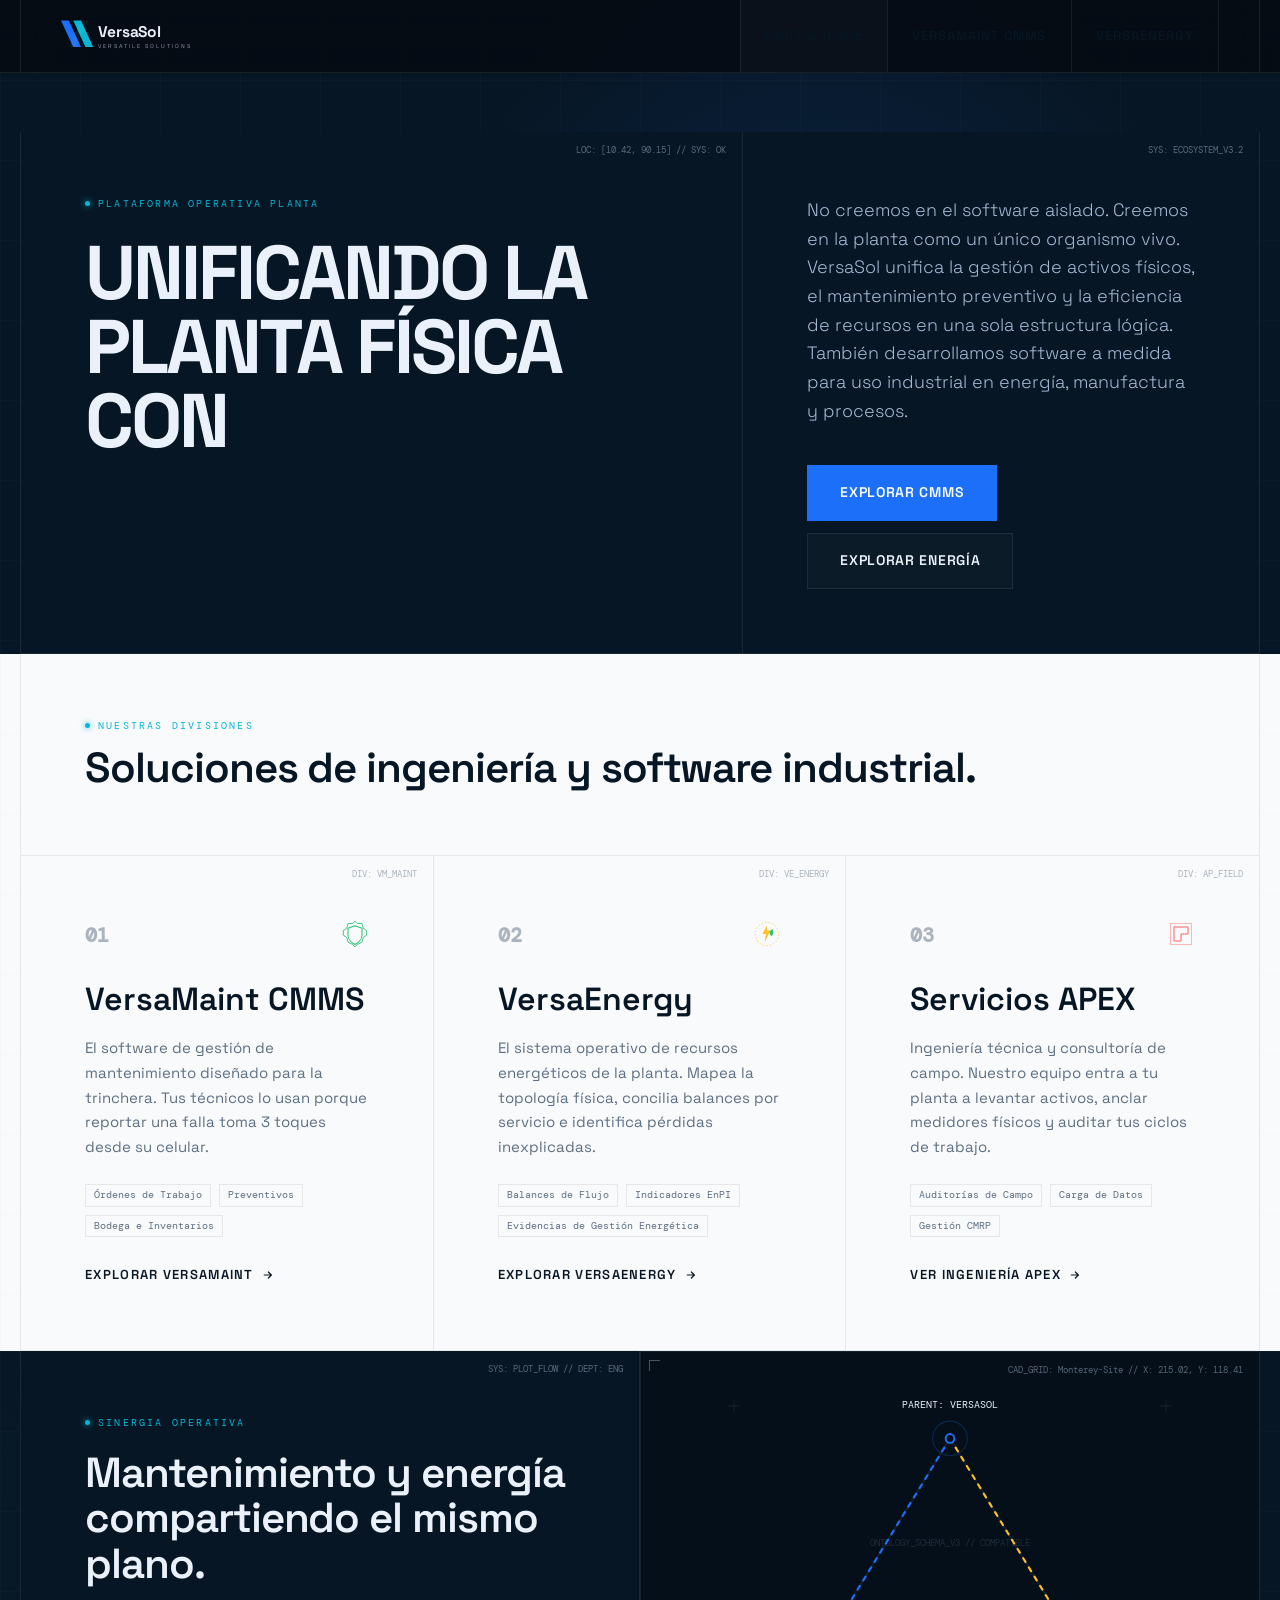
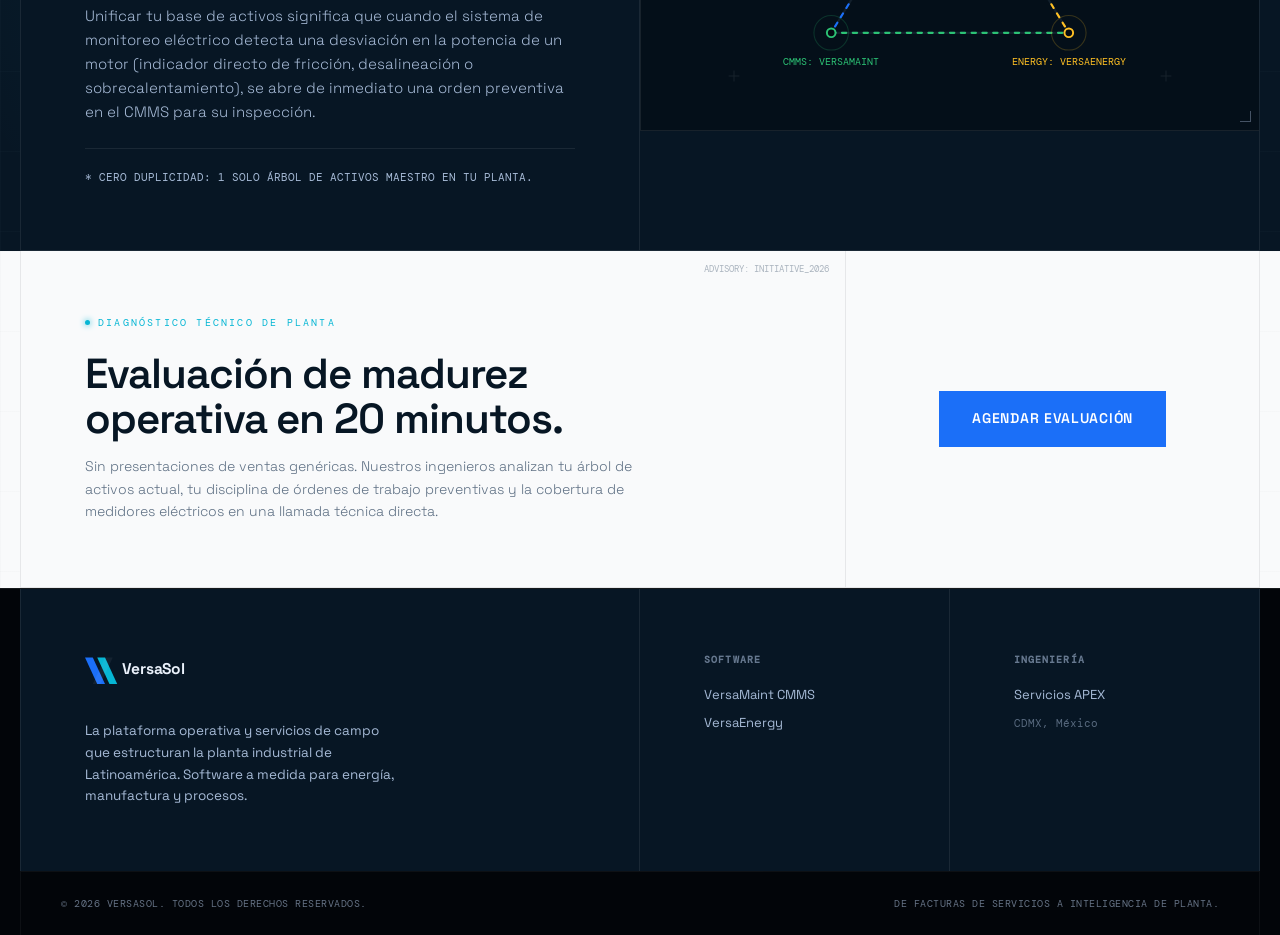
<file: index.html>
<!DOCTYPE html>
<html lang="es">
  <head>
    <meta charset="UTF-8" />
    <meta name="viewport" content="width=device-width, initial-scale=1.0" />
    <title>VersaSol | Ingeniería, CMMS y Eficiencia Energética Industrial</title>
    <meta
      name="description"
      content="Ecosistema de ingeniería y software para la planta industrial. Centralización de activos con VersaMaint CMMS, optimización energética con VersaEnergy y servicios de campo APEX."
    />
    <link rel="preconnect" href="https://fonts.googleapis.com" />
    <link rel="preconnect" href="https://fonts.gstatic.com" crossorigin />
    <link
      href="https://fonts.googleapis.com/css2?family=Space+Grotesk:wght@300;400;500;600;700&family=DM+Mono:ital,wght@0,300;0,400;0,500;1,400&display=swap"
      rel="stylesheet"
    />
    <link rel="stylesheet" href="sol.css" />
    <style>
      /* Blueprint CAD line animations */
      @keyframes flowdash {
        to { stroke-dashoffset: -40; }
      }
      .synergy-flow-line {
        stroke-dasharray: 4 6;
        animation: flowdash 1.4s linear infinite;
      }
      @keyframes pulseGlow {
        0%, 100% { opacity: 0.25; }
        50% { opacity: 0.65; }
      }
      .diag-glow {
        animation: pulseGlow 2.5s ease-in-out infinite;
      }
    </style>
  </head>
  <body>
    <!-- ==================== HEADER (FORCED DARK STYLE FOR THE TOP BAR) ==================== -->
    <header class="corp-header">
      <div class="wrap corp-header__inner">
        <a href="index.html" aria-label="VersaSol Inicio" style="display: flex; align-items: center; text-decoration: none;">
          <svg width="150" height="40" viewBox="0 0 270 72" fill="none" xmlns="http://www.w3.org/2000/svg">
            <polygon points="0,8 14,8 36,56 22,56" fill="#1B6FF8" />
            <polygon points="22,8 36,8 58,56 44,56" fill="#06B6D4" />
            <polygon points="36,8 50,8 28,56 14,56" fill="#EAF1FB" opacity="0.06" />
            <text x="66" y="38" font-family="'Space Grotesk', sans-serif" font-weight="700" font-size="28" fill="#EAF1FB" letter-spacing="-0.5">VersaSol</text>
            <text x="67" y="58" font-family="'Space Grotesk', sans-serif" font-weight="300" font-size="10" fill="#B0BFD0" letter-spacing="3.6">VERSATILE SOLUTIONS</text>
          </svg>
        </a>
        <nav class="corp-nav" aria-label="Navegación principal">
          <a href="index.html" class="active">Portal Home</a>
          <a href="https://versamaint.com">VersaMaint CMMS</a>
          <a href="#">VersaEnergy</a>
        </nav>
      </div>
    </header>

    <!-- ==================== HERO SECTION (DARK / PREMIUM) ==================== -->
    <section class="section-dark" style="padding-top: 132px; position: relative;">
      <div class="blueprint-grid"></div>
      <div class="glow-bg"></div>
      
      <div class="wrap">
        <div class="grid-container">
          <div class="grid-row">
            <!-- Left: Hero Heading -->
            <div class="grid-col" style="--span: 7;">
              <span class="cad-coords">LOC: [10.42, 90.15] // SYS: OK</span>
              <div class="label-mono" style="margin-bottom: 24px;">Plataforma Operativa Planta</div>
              <h1 class="headline-huge">
                Unificando la planta física con <span class="grad-text">inteligencia.</span>
              </h1>
            </div>
            <!-- Right: Manifesto and CTAs -->
            <div class="grid-col" style="--span: 5; display: flex; flex-direction: column; justify-content: space-between;">
              <span class="cad-coords">SYS: ECOSYSTEM_V3.2</span>
              <p class="manifesto-text">
                No creemos en el software aislado. Creemos en la planta como un único organismo vivo. VersaSol unifica la gestión de activos físicos, el mantenimiento preventivo y la eficiencia de recursos en una sola estructura lógica. También desarrollamos software a medida para uso industrial en energía, manufactura y procesos.
              </p>
              <div style="margin-top: 40px; display: flex; gap: 12px; flex-wrap: wrap;">
                <a class="btn-corp btn-corp--primary" href="https://versamaint.com">Explorar CMMS</a>
                <a class="btn-corp" href="#">Explorar Energía</a>
              </div>
            </div>
          </div>
        </div>
      </div>
    </section>

    <!-- ==================== DIVISIONS SECTION (LIGHT / CLEAN) ==================== -->
    <section class="section-light" style="position: relative;">
      <div class="blueprint-grid"></div>
      
      <div class="wrap">
        <div class="grid-container">
          <!-- Header row -->
          <div class="grid-row">
            <div class="grid-col" style="--span: 12;">
              <div class="label-mono">Nuestras Divisiones</div>
              <h2 class="title-section" style="margin-top: 12px;">Soluciones de ingeniería y software industrial.</h2>
            </div>
          </div>
          
          <!-- Divisions split -->
          <div class="grid-row">
            <!-- Division 1: VersaMaint -->
            <div class="grid-col division-item" style="--span: 4;">
              <span class="cad-coords">DIV: VM_MAINT</span>
              <div class="division-header">
                <span class="division-num">01</span>
                <!-- SVG Icon Gear -->
                <svg width="28" height="28" viewBox="0 0 48 48" fill="none">
                  <path d="M24 2 L28 6 L36 6 L38 14 L44 18 L44 26 L38 30 L36 38 L28 42 L24 46 L20 42 L12 38 L10 30 L4 26 L4 18 L10 14 L12 6 L20 6 Z" stroke="#2CC275" stroke-width="1.5" fill="none" stroke-linejoin="round" />
                  <path d="M24 10 L36 14 L36 26 C36 34 28 40 24 42 C20 40 12 34 12 26 L12 14 Z" stroke="#2CC275" stroke-width="1.8" stroke-linejoin="round" />
                </svg>
              </div>
              <div>
                <h3 class="division-title">VersaMaint CMMS</h3>
                <p class="division-desc">
                  El software de gestión de mantenimiento diseñado para la trinchera. Tus técnicos lo usan porque reportar una falla toma 3 toques desde su celular.
                </p>
                <div class="division-tag-wrap">
                  <span class="div-tag">Órdenes de Trabajo</span>
                  <span class="div-tag">Preventivos</span>
                  <span class="div-tag">Bodega e Inventarios</span>
                </div>
              </div>
              <a href="https://versamaint.com" class="division-link">
                Explorar VersaMaint
                <svg width="12" height="12" viewBox="0 0 16 16" fill="none"><path d="M3 8h9M8.5 4l4 4-4 4" stroke="currentColor" stroke-width="1.6" stroke-linecap="round" stroke-linejoin="round"/></svg>
              </a>
            </div>

            <!-- Division 2: VersaEnergy -->
            <div class="grid-col division-item" style="--span: 4;">
              <span class="cad-coords">DIV: VE_ENERGY</span>
              <div class="division-header">
                <span class="division-num">02</span>
                <!-- SVG Icon Bolt Leaf -->
                <svg width="28" height="28" viewBox="0 0 48 48" fill="none">
                  <circle cx="24" cy="24" r="20" stroke="#FFC024" stroke-width="1" stroke-dasharray="3 3" />
                  <polygon points="24,10 16,24 22,24 20,38 30,18 24,18" fill="#FFC024" />
                  <path d="M 32 28 C 36 24, 34 16, 34 16 C 28 18, 26 24, 32 28 Z" fill="#2CC275" />
                </svg>
              </div>
              <div>
                <h3 class="division-title">VersaEnergy</h3>
                <p class="division-desc">
                  El sistema operativo de recursos energéticos de la planta. Mapea la topología física, concilia balances por servicio e identifica pérdidas inexplicadas.
                </p>
                <div class="division-tag-wrap">
                  <span class="div-tag">Balances de Flujo</span>
                  <span class="div-tag">Indicadores EnPI</span>
                  <span class="div-tag">Evidencias de Gestión Energética</span>
                </div>
              </div>
              <a href="#" class="division-link">
                Explorar VersaEnergy
                <svg width="12" height="12" viewBox="0 0 16 16" fill="none"><path d="M3 8h9M8.5 4l4 4-4 4" stroke="currentColor" stroke-width="1.6" stroke-linecap="round" stroke-linejoin="round"/></svg>
              </a>
            </div>

            <!-- Division 3: APEX Services -->
            <div class="grid-col division-item" style="--span: 4;">
              <span class="cad-coords">DIV: AP_FIELD</span>
              <div class="division-header">
                <span class="division-num">03</span>
                <!-- SVG Icon Compass/Blueprint -->
                <svg width="28" height="28" viewBox="0 0 48 48" fill="none">
                  <path d="M 6 6 L 42 6 L 42 42 L 6 42 Z" stroke="#FF5A5A" stroke-width="1.2" opacity="0.6" />
                  <path d="M 12 12 L 36 12 L 36 24 L 24 24 L 24 36 L 12 36 Z" stroke="#FF5A5A" stroke-width="1.6" stroke-linejoin="round" />
                </svg>
              </div>
              <div>
                <h3 class="division-title">Servicios APEX</h3>
                <p class="division-desc">
                  Ingeniería técnica y consultoría de campo. Nuestro equipo entra a tu planta a levantar activos, anclar medidores físicos y auditar tus ciclos de trabajo.
                </p>
                <div class="division-tag-wrap">
                  <span class="div-tag">Auditorías de Campo</span>
                  <span class="div-tag">Carga de Datos</span>
                  <span class="div-tag">Gestión CMRP</span>
                </div>
              </div>
              <a href="https://versamaint.com#apex" class="division-link">
                Ver Ingeniería APEX
                <svg width="12" height="12" viewBox="0 0 16 16" fill="none"><path d="M3 8h9M8.5 4l4 4-4 4" stroke="currentColor" stroke-width="1.6" stroke-linecap="round" stroke-linejoin="round"/></svg>
              </a>
            </div>
          </div>
        </div>
      </div>
    </section>

    <!-- ==================== TECHNICAL SYNERGY SECTION (DARK / PREMIUM) ==================== -->
    <section class="section-dark" style="position: relative;">
      <div class="blueprint-grid"></div>
      <div class="glow-bg-2"></div>
      
      <div class="wrap">
        <div class="grid-container">
          <div class="grid-row">
            <!-- Left: CAD info -->
            <div class="grid-col" style="--span: 6; display: flex; flex-direction: column; justify-content: space-between;">
              <span class="cad-coords">SYS: PLOT_FLOW // DEPT: ENG</span>
              <div>
                <div class="label-mono" style="margin-bottom: 20px;">Sinergia Operativa</div>
                <h2 class="title-section">Mantenimiento y energía compartiendo el mismo plano.</h2>
                <p class="manifesto-text" style="font-size: 15px; margin-top: 18px;">
                  Unificar tu base de activos significa que cuando el sistema de monitoreo eléctrico detecta una desviación en la potencia de un motor (indicador directo de fricción, desalineación o sobrecalentamiento), se abre de inmediato una orden preventiva en el CMMS para su inspección.
                </p>
              </div>
              <div style="font-family: var(--mono); font-size: 11px; color: var(--text-sec); border-top: 1px solid var(--border-color); padding-top: 20px; margin-top: 24px;">
                * CERO DUPLICIDAD: 1 SOLO ÁRBOL DE ACTIVOS MAESTRO EN TU PLANTA.
              </div>
            </div>
            
            <!-- Right: Beautiful SVG Blueprint -->
            <div class="grid-col cad-box" style="--span: 6; padding: 0; display: flex; align-items: center; justify-content: center; overflow: hidden;">
              <span class="cad-coords">CAD_GRID: Monterey-Site // X: 215.02, Y: 118.41</span>
              
              <!-- CAD Single Line Animation SVG -->
              <svg width="100%" height="100%" viewBox="0 0 500 350" fill="none" style="position: absolute; inset: 0;">
                <!-- Grid helper points (Crosshairs '+') -->
                <path d="M 50 50 M 45 50 H 55 M 50 45 V 55" stroke="rgba(255,255,255,0.08)" stroke-width="1" />
                <path d="M 450 50 M 445 50 H 455 M 450 45 V 55" stroke="rgba(255,255,255,0.08)" stroke-width="1" />
                <path d="M 50 300 M 45 300 H 55 M 50 295 V 305" stroke="rgba(255,255,255,0.08)" stroke-width="1" />
                <path d="M 450 300 M 445 300 H 455 M 450 295 V 305" stroke="rgba(255,255,255,0.08)" stroke-width="1" />

                <!-- Single line bus schema -->
                <path d="M 250 80 L 140 260 H 360 L 250 80" stroke="rgba(180, 210, 255, 0.08)" stroke-width="2" />
                
                <!-- Animated flowing data dashes -->
                <path d="M 250 80 L 140 260" class="synergy-flow-line" stroke="#1B6FF8" stroke-width="2" stroke-linecap="round" />
                <path d="M 250 80 L 360 260" class="synergy-flow-line" stroke="#FFC024" stroke-width="2" stroke-linecap="round" />
                <path d="M 140 260 H 360" class="synergy-flow-line" stroke="#2CC275" stroke-width="2" stroke-linecap="round" />

                <!-- Node markers -->
                <circle cx="250" cy="80" r="4" fill="#050A12" stroke="#1B6FF8" stroke-width="1.8" />
                <circle cx="250" cy="80" r="16" stroke="#1B6FF8" stroke-width="1" stroke-opacity="0.25" class="diag-glow" />
                <text x="250" y="52" fill="#EAF1FB" font-family="'DM Mono', monospace" font-size="9" text-anchor="middle">PARENT: VERSASOL</text>
                
                <circle cx="140" cy="260" r="4" fill="#050A12" stroke="#2CC275" stroke-width="1.8" />
                <circle cx="140" cy="260" r="16" stroke="#2CC275" stroke-width="1" stroke-opacity="0.2" class="diag-glow" />
                <text x="140" y="290" fill="#2CC275" font-family="'DM Mono', monospace" font-size="9" text-anchor="middle">CMMS: VERSAMAINT</text>
                
                <circle cx="360" cy="260" r="4" fill="#050A12" stroke="#FFC024" stroke-width="1.8" />
                <circle cx="360" cy="260" r="16" stroke="#FFC024" stroke-width="1" stroke-opacity="0.2" class="diag-glow" />
                <text x="360" y="290" fill="#FFC024" font-family="'DM Mono', monospace" font-size="9" text-anchor="middle">ENERGY: VERSAENERGY</text>
                
                <!-- Center coordinate overlay -->
                <text x="250" y="180" fill="rgba(180, 210, 255, 0.15)" font-family="'DM Mono', monospace" font-size="8" text-anchor="middle">ONTOLOGY_SCHEMA_V3 // COMPATIBLE</text>
              </svg>
            </div>
          </div>
        </div>
      </div>
    </section>

    <!-- ==================== ADVISORY CALL TO ACTION (LIGHT / CLEAN) ==================== -->
    <section class="section-light" style="position: relative;">
      <div class="blueprint-grid"></div>
      
      <div class="wrap">
        <div class="grid-container">
          <div class="grid-row">
            <div class="grid-col" style="--span: 8;">
              <span class="cad-coords">ADVISORY: INITIATIVE_2026</span>
              <div class="label-mono" style="margin-bottom: 20px;">Diagnóstico Técnico de Planta</div>
              <h3 class="title-section" style="max-width: 620px;">Evaluación de madurez operativa en 20 minutos.</h3>
              <p class="manifesto-text" style="font-size: 14px; max-width: 580px; margin-top: 14px;">
                Sin presentaciones de ventas genéricas. Nuestros ingenieros analizan tu árbol de activos actual, tu disciplina de órdenes de trabajo preventivas y la cobertura de medidores eléctricos en una llamada técnica directa.
              </p>
            </div>
            <div class="grid-col" style="--span: 4; display: flex; align-items: center; justify-content: center;">
              <a class="btn-corp btn-corp--primary" href="mailto:contacto@versasol.com?subject=Diagnostico%20VersaSol">Agendar Evaluación</a>
            </div>
          </div>
        </div>
      </div>
    </section>

    <!-- ==================== CORPORATE FOOTER (DARK / PREMIUM) ==================== -->
    <footer class="corp-footer section-dark">
      <div class="wrap">
        <div class="corp-footer__top grid-container" style="border-bottom: none;">
          <div class="grid-row" style="border-bottom: none;">
            <div class="grid-col" style="--span: 6;">
              <svg width="150" height="40" viewBox="0 0 270 72" fill="none" xmlns="http://www.w3.org/2000/svg" style="margin-bottom: 20px;">
                <polygon points="0,8 14,8 36,56 22,56" fill="#1B6FF8" />
                <polygon points="22,8 36,8 58,56 44,56" fill="#06B6D4" />
                <polygon points="36,8 50,8 28,56 14,56" fill="#EAF1FB" opacity="0.06" />
                <text x="66" y="38" font-family="'Space Grotesk', sans-serif" font-weight="700" font-size="28" fill="#EAF1FB" letter-spacing="-0.5">VersaSol</text>
              </svg>
              <p style="font-size: 13.5px; color: var(--text-sec); max-width: 320px; line-height: 1.6;">
                La plataforma operativa y servicios de campo que estructuran la planta industrial de Latinoamérica. Software a medida para energía, manufactura y procesos.
              </p>
            </div>
            <div class="grid-col" style="--span: 3;">
              <h5 style="font-family: var(--mono); font-size: 9.5px; color: var(--text-sec); opacity: 0.6; letter-spacing: 0.12em; text-transform: uppercase; margin-bottom: 18px;">Software</h5>
              <ul style="list-style: none; display: flex; flex-direction: column; gap: 8px; font-size: 13px;">
                <li><a href="https://versamaint.com" style="color: var(--text-sec); text-decoration: none;">VersaMaint CMMS</a></li>
                <li><a href="#" style="color: var(--text-sec); text-decoration: none;">VersaEnergy</a></li>
              </ul>
            </div>
            <div class="grid-col" style="--span: 3;">
              <h5 style="font-family: var(--mono); font-size: 9.5px; color: var(--text-sec); opacity: 0.6; letter-spacing: 0.12em; text-transform: uppercase; margin-bottom: 18px;">Ingeniería</h5>
              <ul style="list-style: none; display: flex; flex-direction: column; gap: 8px; font-size: 13px;">
                <li><a href="https://versamaint.com#apex" style="color: var(--text-sec); text-decoration: none;">Servicios APEX</a></li>
                <li><span style="color: var(--text-sec); opacity: 0.5; font-family: var(--mono); font-size: 11px;">CDMX, México</span></li>
              </ul>
            </div>
          </div>
        </div>
        <div class="corp-footer__bottom">
          <span>© 2026 VERSASOL. TODOS LOS DERECHOS RESERVADOS.</span>
          <span>DE FACTURAS DE SERVICIOS A INTELIGENCIA DE PLANTA.</span>
        </div>
      </div>
    </footer>
  </body>
</html>
</file>
<file: sol.css>
/* =========================================================================
   VersaSol — Sistema de Diseño Corporativo Editorial & Blueprint (sol.css)
   Inspirado en los portales técnicos de Buro Happold y Arup.
   Layout de rejillas que alterna entre secciones claras y oscuras.
   ========================================================================= */

:root {
  --primary:     #1B6FF8;
  --primary-l:   #4B8EFA;
  --accent:      #06B6D4;
  --accent-green:#2CC275;
  --accent-yellow:#FFC024;
  
  --font: 'Space Grotesk', system-ui, sans-serif;
  --mono: 'DM Mono', monospace;
  --ease: cubic-bezier(0.19, 1, 0.22, 1);
}

* {
  box-sizing: border-box;
  margin: 0;
  padding: 0;
}

html {
  scroll-behavior: smooth;
}

body {
  font-family: var(--font);
  background-color: #F9FAFB;
  color: #071624;
  line-height: 1.55;
  -webkit-font-smoothing: antialiased;
  overflow-x: hidden;
}

/* ── Section Scoping (Alternancia Claro/Oscuro) ───────────────────────── */
.section-light {
  background-color: #F9FAFB;
  color: #071624;
  --bg-color: #F9FAFB;
  --border-color: rgba(7, 22, 36, 0.08);
  --text-main: #071624;
  --text-sec: #5D6F83;
  --grid-line-color: rgba(7, 22, 36, 0.015);
  --hover-bg: rgba(27, 111, 248, 0.03);
}

.section-dark {
  background-color: #071624;
  color: #EAF1FB;
  --bg-color: #071624;
  --border-color: rgba(255, 255, 255, 0.08);
  --text-main: #EAF1FB;
  --text-sec: #A6BAD6;
  --grid-line-color: rgba(180, 210, 255, 0.02);
  --hover-bg: rgba(255, 255, 255, 0.02);
}

/* ── CAD Blueprint Grid Background ───────────────────────────────────── */
.blueprint-grid {
  position: absolute;
  inset: 0;
  z-index: 0;
  pointer-events: none;
  background-image: 
    linear-gradient(to right, var(--grid-line-color) 1px, transparent 1px),
    linear-gradient(to bottom, var(--grid-line-color) 1px, transparent 1px);
  background-size: 80px 80px;
}

/* Ambient glow overlays for dark sections */
.glow-bg {
  position: absolute;
  top: -10%;
  right: 5%;
  width: 800px;
  height: 800px;
  background: radial-gradient(circle, rgba(27, 111, 248, 0.14) 0%, transparent 70%);
  pointer-events: none;
  z-index: 0;
}

.glow-bg-2 {
  position: absolute;
  bottom: -10%;
  left: -5%;
  width: 700px;
  height: 700px;
  background: radial-gradient(circle, rgba(6, 182, 212, 0.08) 0%, transparent 70%);
  pointer-events: none;
  z-index: 0;
}

/* ── Structural Grid Borders ─────────────────────────────────────────── */
.grid-container {
  display: grid;
  border-left: 1px solid var(--border-color);
  border-right: 1px solid var(--border-color);
  background-color: var(--bg-color);
}

.grid-row {
  display: grid;
  grid-template-columns: repeat(12, 1fr);
  border-bottom: 1px solid var(--border-color);
  width: 100%;
}

.grid-col {
  grid-column: span var(--span, 12);
  border-right: 1px solid var(--border-color);
  padding: clamp(32px, 5vw, 64px);
  position: relative;
  z-index: 1;
}

.grid-col:last-child {
  border-right: none;
}

.wrap {
  width: 100%;
  max-width: 1240px;
  margin: 0 auto;
  position: relative;
  z-index: 1;
}

/* ── Typography & Editorial Style ────────────────────────────────────── */
.headline-huge {
  font-size: clamp(36px, 6vw, 76px);
  font-weight: 700;
  line-height: 0.98;
  letter-spacing: -0.04em;
  text-transform: uppercase;
  color: var(--text-main);
}

.title-section {
  font-size: clamp(26px, 3.5vw, 42px);
  font-weight: 600;
  line-height: 1.08;
  letter-spacing: -0.025em;
  color: var(--text-main);
}

.manifesto-text {
  font-size: clamp(16px, 1.4vw, 20px);
  font-weight: 300;
  line-height: 1.6;
  color: var(--text-sec);
}

.label-mono {
  font-family: var(--mono);
  font-size: 10px;
  letter-spacing: 0.22em;
  text-transform: uppercase;
  color: var(--accent);
  display: flex;
  align-items: center;
  gap: 8px;
}

.label-mono::before {
  content: "";
  width: 5px;
  height: 5px;
  background: var(--accent);
  display: inline-block;
  border-radius: 50%;
  box-shadow: 0 0 6px var(--accent);
}

/* CAD Coordinates overlay info */
.cad-coords {
  position: absolute;
  top: 12px;
  right: 16px;
  font-family: var(--mono);
  font-size: 9px;
  color: var(--text-sec);
  opacity: 0.5;
  pointer-events: none;
}

/* ── Buttons ────────────────────────────────────────────────────────── */
.btn-corp {
  display: inline-flex;
  align-items: center;
  justify-content: center;
  gap: 12px;
  font-family: var(--font);
  font-size: 14px;
  font-weight: 600;
  text-transform: uppercase;
  letter-spacing: 0.05em;
  padding: 16px 32px;
  border: 1px solid var(--border-color);
  background: rgba(255, 255, 255, 0.02);
  color: var(--text-main);
  cursor: pointer;
  text-decoration: none;
  transition: all 0.25s var(--ease);
}

.btn-corp svg {
  transition: transform 0.25s var(--ease);
}

.btn-corp:hover {
  background: var(--text-main);
  color: var(--bg-color);
  border-color: var(--text-main);
}

.btn-corp:hover svg {
  transform: translateX(4px);
}

.btn-corp--primary {
  background: var(--primary);
  border-color: var(--primary);
  color: #ffffff;
}

.btn-corp--primary:hover {
  background: var(--text-main);
  color: var(--bg-color);
  border-color: var(--text-main);
}

/* ── Divisions Portfolio Grid ───────────────────────────────────────── */
.division-item {
  display: flex;
  flex-direction: column;
  justify-content: space-between;
  min-height: 380px;
  transition: background 0.3s var(--ease);
  position: relative;
}

.division-item:hover {
  background: var(--hover-bg);
}

.division-header {
  display: flex;
  justify-content: space-between;
  align-items: flex-start;
  margin-bottom: 24px;
}

.division-num {
  font-family: var(--mono);
  font-size: 20px;
  color: var(--text-sec);
  opacity: 0.5;
  font-weight: 600;
}

.division-title {
  font-size: clamp(22px, 2.5vw, 32px);
  margin-bottom: 12px;
  font-weight: 600;
  color: var(--text-main);
}

.division-desc {
  color: var(--text-sec);
  font-size: 15px;
  line-height: 1.65;
  margin-bottom: 24px;
}

.division-tag-wrap {
  display: flex;
  gap: 8px;
  margin-bottom: 28px;
  flex-wrap: wrap;
}

.div-tag {
  font-family: var(--mono);
  font-size: 9.5px;
  border: 1px solid var(--border-color);
  padding: 3px 8px;
  color: var(--text-sec);
}

.division-link {
  font-family: var(--font);
  font-size: 13px;
  font-weight: 600;
  text-transform: uppercase;
  letter-spacing: 0.1em;
  color: var(--text-main);
  text-decoration: none;
  display: inline-flex;
  align-items: center;
  gap: 8px;
  transition: color 0.2s var(--ease);
  margin-top: auto;
}

.division-link:hover {
  color: var(--accent);
}

.division-link svg {
  transition: transform 0.2s var(--ease);
}

.division-link:hover svg {
  transform: translateX(4px);
}

/* ── Blueprint CAD synergy box ──────────────────────────────────────── */
.cad-box {
  background: rgba(2, 5, 9, 0.4);
  border: 1px solid var(--border-color);
  position: relative;
  height: 380px;
}

.cad-box::before, .cad-box::after {
  content: "";
  position: absolute;
  width: 10px;
  height: 10px;
  border: 1.5px solid var(--text-sec);
  opacity: 0.4;
  pointer-events: none;
}
.cad-box::before { top: 8px; left: 8px; border-right: none; border-bottom: none; }
.cad-box::after { bottom: 8px; right: 8px; border-left: none; border-top: none; }

/* ── Corporate Header & Footer ──────────────────────────────────────── */
.corp-header {
  border-bottom: 1px solid var(--border-color);
  position: fixed;
  top: 0;
  left: 0;
  right: 0;
  z-index: 100;
  background: rgba(5, 10, 18, 0.82);
  backdrop-filter: blur(20px);
  -webkit-backdrop-filter: blur(20px);
  --border-color: rgba(255, 255, 255, 0.08); /* force dark borders in header */
}

.corp-header__inner {
  display: flex;
  justify-content: space-between;
  align-items: center;
  height: 72px;
  border-left: 1px solid var(--border-color);
  border-right: 1px solid var(--border-color);
  padding-inline: 40px;
}

.corp-nav {
  display: flex;
  align-items: center;
  height: 100%;
}

.corp-nav a {
  font-size: 13px;
  font-weight: 500;
  text-transform: uppercase;
  letter-spacing: 0.08em;
  color: var(--text-sub);
  text-decoration: none;
  padding: 0 24px;
  display: flex;
  align-items: center;
  height: 100%;
  border-left: 1px solid var(--border-color);
  transition: color 0.2s var(--ease), background 0.2s;
}

.corp-nav a:last-child {
  border-right: 1px solid var(--border-color);
}

.corp-nav a:hover, .corp-nav a.active {
  color: var(--text);
  background: rgba(255, 255, 255, 0.02);
}

/* Footers */
.corp-footer {
  border-top: 1px solid var(--border-color);
  background-color: #020509;
}

.corp-footer__top {
  border-left: 1px solid var(--border-color);
  border-right: 1px solid var(--border-color);
}

.corp-footer__bottom {
  border-left: 1px solid var(--border-color);
  border-right: 1px solid var(--border-color);
  border-top: 1px solid var(--border-color);
  padding: 24px 40px;
  display: flex;
  justify-content: space-between;
  font-family: var(--mono);
  font-size: 10px;
  color: var(--text-sec);
  opacity: 0.6;
  letter-spacing: 0.05em;
  flex-wrap: wrap;
  gap: 12px;
}

.grad-text {
  background: linear-gradient(135deg, var(--primary-l) 10%, var(--accent-l) 90%);
  -webkit-background-clip: text;
  background-clip: text;
  color: transparent;
}

/* Responsive Grid layouts */
@media (max-width: 1000px) {
  .grid-col {
    grid-column: span 12 !important;
    border-right: none;
    border-bottom: 1px solid var(--border-color);
  }
  .grid-col:last-child {
    border-bottom: none;
  }
  .corp-nav {
    display: none;
  }
}
</file>
